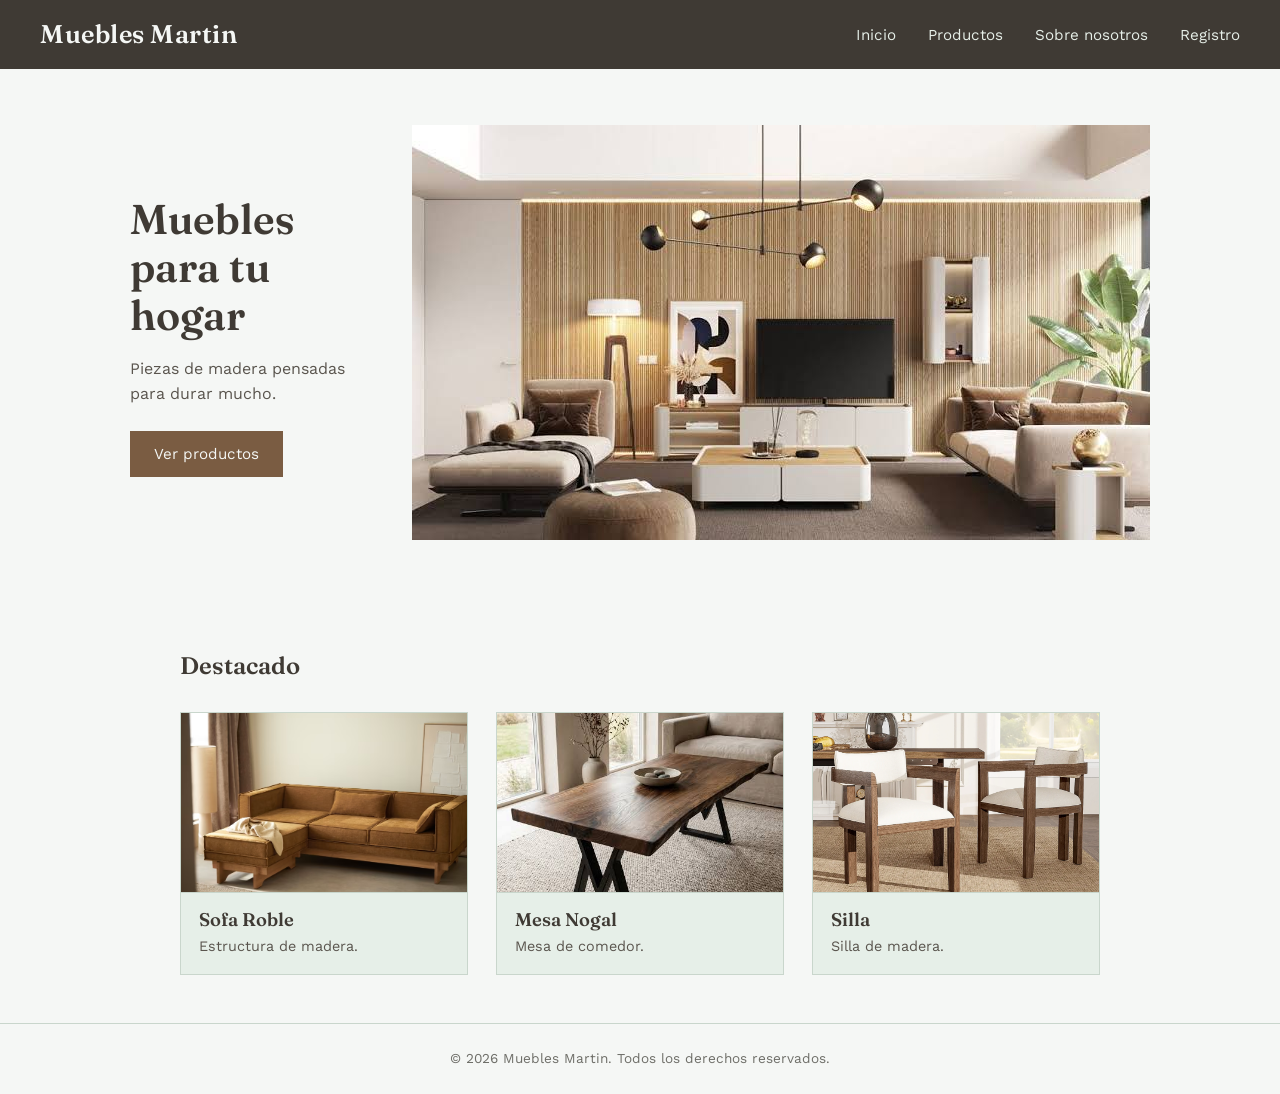
<file: HTMLCSS/EvInicial/index.html>
<!DOCTYPE html>
<html lang="es">
<head>
  <meta charset="UTF-8">
  <meta name="viewport" content="width=device-width, initial-scale=1.0">
  <title>Muebles Martin - Index</title>
  <link rel="preconnect" href="https://fonts.googleapis.com">
  <link href="https://fonts.googleapis.com/css2?family=Fraunces:wght@500;600&family=Work+Sans:wght@400;500&display=swap" rel="stylesheet">
  <link rel="stylesheet" href="style.css">
</head>
<body>

  <header>
    <h1>Muebles Martin</h1>
    <nav>
      <ul>
        <li><a href="index.html">Inicio</a></li>
        <li><a href="productos.html">Productos</a></li>
        <li><a href="about.html">Sobre nosotros</a></li>
        <li><a href="registro.html">Registro</a></li>
      </ul>
    </nav>
  </header>

  <main>
    <section class="hero">
      <div class="hero-text">
        <h2>Muebles para tu hogar</h2>
        <p>Piezas de madera pensadas para durar mucho.</p>
        <a href="productos.html" class="btn">Ver productos</a>
      </div>
      <div class="image">
        <img src="./Img/imagestares.jpeg" alt="Salon con muebles">
      </div>
    </section>

    <section class="section">
      <h2>Destacado</h2>
      <div class="product-grid">
        <div class="product-card">
          <img src="./Img/miu-sofa-de-roble-macizo-y-tejido-ocre-3-plazas-8037.avif" alt="Sofa base">
          <div class="product-info">
            <h3>Sofa Roble</h3>
            <p>Estructura de madera.</p>
          </div>
        </div>
        <div class="product-card">
          <img src="./Img/imanogalges.jpeg" alt="Mesa comedor">
          <div class="product-info">
            <h3>Mesa Nogal</h3>
            <p>Mesa de comedor.</p>
          </div>
        </div>
        <div class="product-card">
          <img src="./Img/mesiklladia.webp" alt="Silla madera">
          <div class="product-info">
            <h3>Silla</h3>
            <p>Silla de madera.</p>
          </div>
        </div>
      </div>
    </section>
  </main>

  <footer>
    <p>&copy; 2026 Muebles Martin. Todos los derechos reservados.</p>
  </footer>

</body>
</html>
</file>
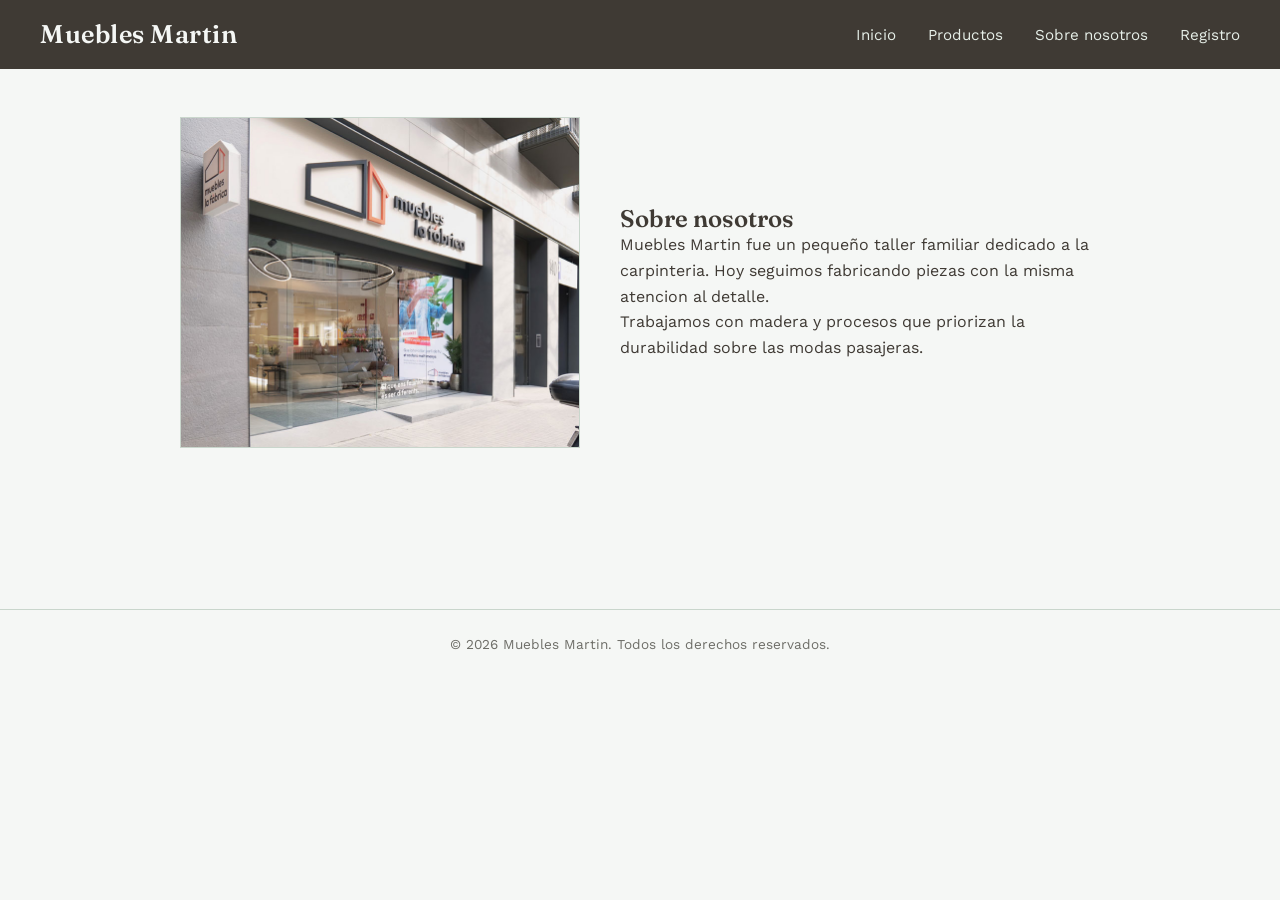
<file: HTMLCSS/EvInicial/about.html>
<!DOCTYPE html>
<html lang="es">
<head>
  <meta charset="UTF-8">
  <meta name="viewport" content="width=device-width, initial-scale=1.0">
  <title>Muebles Martin - Sobre nosotros</title>
  <link rel="preconnect" href="https://fonts.googleapis.com">
  <link href="https://fonts.googleapis.com/css2?family=Fraunces:wght@500;600&family=Work+Sans:wght@400;500&display=swap" rel="stylesheet">
  <link rel="stylesheet" href="style.css">
</head>
<body>

  <header>
    <h1>Muebles Martin</h1>
    <nav>
      <ul>
        <li><a href="index.html">Inicio</a></li>
        <li><a href="productos.html">Productos</a></li>
        <li><a href="about.html">Sobre nosotros</a></li>
        <li><a href="registro.html">Registro</a></li>
      </ul>
    </nav>
  </header>

  <main>
    <section class="section about-layout">
      <img src="./Img/NuevaMarca-BARCELONA-BIG.jpg" alt="Taller de Muebles Martin">
      <div>
        <h2>Sobre nosotros</h2>
        <p>Muebles Martin fue un pequeño taller familiar dedicado a la carpinteria. 
          Hoy seguimos fabricando piezas con la misma atencion al detalle.</p>
        <p>Trabajamos con madera y procesos que priorizan la durabilidad sobre las 
          modas pasajeras.</p>
      </div>
    </section>
  </main>

  <footer>
    <p>&copy; 2026 Muebles Martin. Todos los derechos reservados.</p>
  </footer>

</body>
</html>
</file>
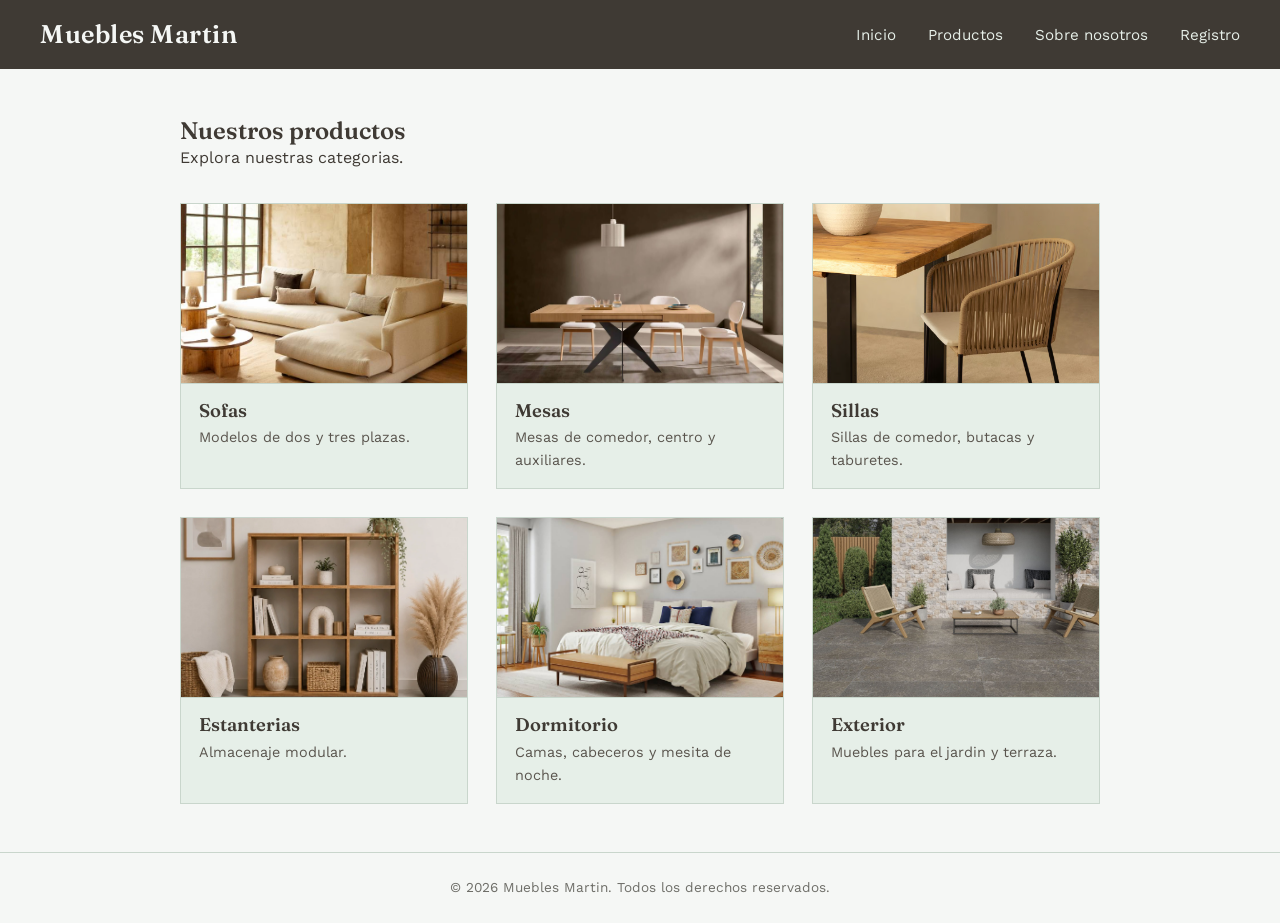
<file: HTMLCSS/EvInicial/productos.html>
<!DOCTYPE html>
<html lang="es">
<head>
  <meta charset="UTF-8">
  <meta name="viewport" content="width=device-width, initial-scale=1.0">
  <title>Muebles Martin - Productos</title>
  <link rel="preconnect" href="https://fonts.googleapis.com">
  <link href="https://fonts.googleapis.com/css2?family=Fraunces:wght@500;600&family=Work+Sans:wght@400;500&display=swap" rel="stylesheet">
  <link rel="stylesheet" href="style.css">
</head>
<body>

  <header>
    <h1>Muebles Martin</h1>
    <nav>
      <ul>
        <li><a href="index.html">Inicio</a></li>
        <li><a href="productos.html">Productos</a></li>
        <li><a href="about.html">Sobre nosotros</a></li>
        <li><a href="registro.html">Registro</a></li>
      </ul>
    </nav>
  </header>

  <main>
    <section class="section">
      <h2>Nuestros productos</h2>
      <p>Explora nuestras categorias.</p>

      <div class="product-grid">
        <div class="product-card">
          <img src="./Img/sofa-con-chaise-longue-tono-beige-de-diferentes-medidas.jpg" alt="Categoria sofas">
          <div class="product-info">
            <h3>Sofas</h3>
            <p>Modelos de dos y tres plazas.</p>
          </div>
        </div>
        <div class="product-card">
          <img src="./Img/mesa-comedor-retangular-extensible-ocultos-45-pmi-athenas.jpg" alt="Categoria mesas">
          <div class="product-info">
            <h3>Mesas</h3>
            <p>Mesas de comedor, centro y auxiliares.</p>
          </div>
        </div>
        <div class="product-card">
          <img src="./Img/pack-de-4-sillas-de-comedor-jocelyn.avif" alt="Categoria sillas">
          <div class="product-info">
            <h3>Sillas</h3>
            <p>Sillas de comedor, butacas y taburetes.</p>
          </div>
        </div>
        <div class="product-card">
          <img src="./Img/NS33ES_ESTANTERIA_DE_MADERA_MACIZA_ROBLE.webp" alt="Categoria estanteria">
          <div class="product-info">
            <h3>Estanterias</h3>
            <p>Almacenaje modular.</p>
          </div>
        </div>
        <div class="product-card">
          <img src="./Img/spacejoy-XM-miHibz64-unsplash-2-1.jpg" alt="Categoria dormitorio">
          <div class="product-info">
            <h3>Dormitorio</h3>
            <p>Camas, cabeceros y mesita de noche.</p>
          </div>
        </div>
        <div class="product-card">
          <img src="./Img/amb-GUGGENHEIM-OLIVE-60X120-CIERZO-MIX-outdoor-1.jpg" alt="Categoria exteriores">
          <div class="product-info">
            <h3>Exterior</h3>
            <p>Muebles para el jardin y terraza.</p>
          </div>
        </div>
      </div>
    </section>
  </main>

  <footer>
    <p>&copy; 2026 Muebles Martin. Todos los derechos reservados.</p>
  </footer>

</body>
</html>
</file>
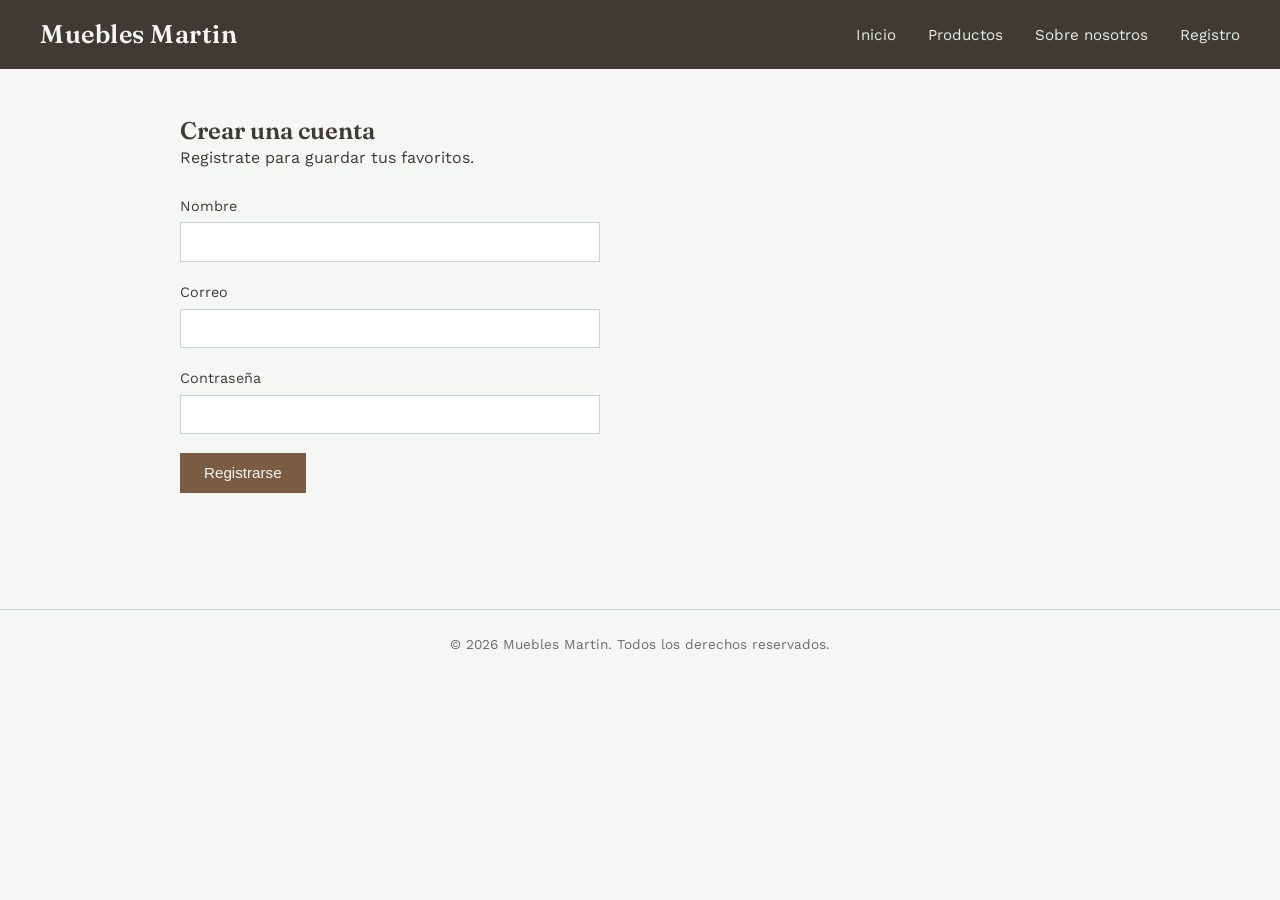
<file: HTMLCSS/EvInicial/registro.html>
<!DOCTYPE html>
<html lang="es">
<head>
  <meta charset="UTF-8">
  <meta name="viewport" content="width=device-width, initial-scale=1.0">
  <title>Muebles Martin - Registro</title>
  <link rel="preconnect" href="https://fonts.googleapis.com">
  <link href="https://fonts.googleapis.com/css2?family=Fraunces:wght@500;600&family=Work+Sans:wght@400;500&display=swap" rel="stylesheet">
  <link rel="stylesheet" href="style.css">
</head>
<body>

  <header>
    <h1>Muebles Martin</h1>
    <nav>
      <ul>
        <li><a href="index.html">Inicio</a></li>
        <li><a href="productos.html">Productos</a></li>
        <li><a href="about.html">Sobre nosotros</a></li>
        <li><a href="registro.html">Registro</a></li>
      </ul>
    </nav>
  </header>

  <main>
    <section class="section">
      <h2>Crear una cuenta</h2>
      <p>Registrate para guardar tus favoritos.</p>

      <form>
        <label for="nombre">Nombre</label>
        <input type="text" id="nombre" name="nombre">

        <label for="email">Correo</label>
        <input type="email" id="email" name="email">

        <label for="password">Contraseña</label>
        <input type="password" id="password" name="password">

        <button type="submit" class="btn">Registrarse</button>
      </form>
    </section>
  </main>

  <footer>
    <p>&copy; 2026 Muebles Martin. Todos los derechos reservados.</p>
  </footer>

</body>
</html>
</file>
<file: HTMLCSS/EvInicial/style.css>
* {
  margin: 0;
  padding: 0;
  box-sizing: border-box;
}
 
:root {
  --walnut: #3F3A34;
  --linen: #F5F7F5;
  --oat: #E6EFE8;
  --oak-line: #C9D6CC;
  --terracotta: #7A5C42;
  --sage: #6F9C87;
}
 
body {
  font-family: 'Work Sans', Arial, sans-serif;
  color: var(--walnut);
  background-color: var(--linen);
  line-height: 1.6;
}
 
h1, h2, h3 {
  font-family: 'Fraunces', Georgia, serif;
  font-weight: 600;
  line-height: 1.15;
}
 
a {
  color: inherit;
}
 
 
header {
  background-color: var(--walnut);
  color: var(--linen);
  padding: 1.25rem 2.5rem;
  display: flex;
  flex-wrap: wrap;
  align-items: center;
  justify-content: space-between;
  gap: 0.75rem;
}
 
header h1 {
  font-size: 1.6rem;
  letter-spacing: 0.02em;
}
 
nav ul {
  list-style: none;
  display: flex;
  gap: 2rem;
}
 
nav a {
  color: var(--oat);
  text-decoration: none;
  font-size: 0.95rem;
  border-bottom: 1px solid transparent;
  padding-bottom: 2px;
  transition: border-color 0.2s ease;
}
 
nav a:hover {
  border-bottom-color: var(--terracotta);
}
 
 
main {
  min-height: 60vh;
}
 
.section {
  padding: 3rem 2.5rem;
  max-width: 1000px;
  margin: 0 auto;
}
 

.hero {
  display: grid;
  grid-template-columns: 1.1fr 1fr;
  align-items: center;
  gap: 2rem;
  padding: 3.5rem 2.5rem;
  max-width: 1100px;
  margin: 0 auto;
}
 
.hero-text h2 {
  font-size: 2.6rem;
  max-width: 14ch;
  margin-bottom: 1rem;
}
 
.hero-text p {
  max-width: 42ch;
  margin-bottom: 1.5rem;
  color: #5A554E;
}
 
.hero-image img {
  width: 100%;
  height: auto;
  display: block;
  border: 1px solid var(--oak-line);
}
 
.btn {
  display: inline-block;
  background-color: var(--terracotta);
  color: var(--linen);
  text-decoration: none;
  padding: 0.7rem 1.5rem;
  font-size: 0.95rem;
  border: none;
  cursor: pointer;
}
 
.btn:hover {
  background-color: #5F4630;
}
 
 
.product-grid {
  display: grid;
  grid-template-columns: repeat(3, 1fr);
  gap: 1.75rem;
  margin-top: 2rem;
}
 
.product-card {
  background-color: var(--oat);
  border: 1px solid var(--oak-line);
}
 
.product-card img {
  width: 100%;
  height: 180px;
  object-fit: cover;
  display: block;
  border-bottom: 1px solid var(--oak-line);
}
 
.product-card .product-info {
  padding: 1rem 1.1rem;
}
 
.product-card h3 {
  font-size: 1.15rem;
  margin-bottom: 0.35rem;
}
 
.product-card p {
  font-size: 0.9rem;
  color: #5A554E;
}
 
 
.about-layout {
  display: grid;
  grid-template-columns: 1fr 1.2fr;
  gap: 2.5rem;
  align-items: center;
}
 
.about-layout img {
  width: 100%;
  height: auto;
  border: 1px solid var(--oak-line);
}
 
 
form {
  max-width: 420px;
  margin-top: 1.5rem;
}
 
form label {
  display: block;
  font-size: 0.9rem;
  margin-bottom: 0.3rem;
}
 
form input {
  width: 100%;
  padding: 0.6rem 0.7rem;
  margin-bottom: 1.2rem;
  border: 1px solid var(--oak-line);
  background-color: #fff;
  font-family: 'Work Sans', Arial, sans-serif;
  font-size: 0.95rem;
}
 
form input:focus {
  outline: 2px solid var(--sage);
  outline-offset: 1px;
}
 
 
footer {
  border-top: 1px solid var(--oak-line);
  text-align: center;
  padding: 1.5rem;
  font-size: 0.85rem;
  color: #6E6E68;
}
 
/* Responisve */
 
@media (max-width: 700px) {
  .hero,
  .about-layout {
    grid-template-columns: 1fr;
  }
 
  .product-grid {
    grid-template-columns: 1fr 1fr;
  }
}
 
@media (max-width: 480px) {
  .product-grid {
    grid-template-columns: 1fr;
  }
 
  header {
    flex-direction: column;
    align-items: flex-start;
  }
}
</file>
